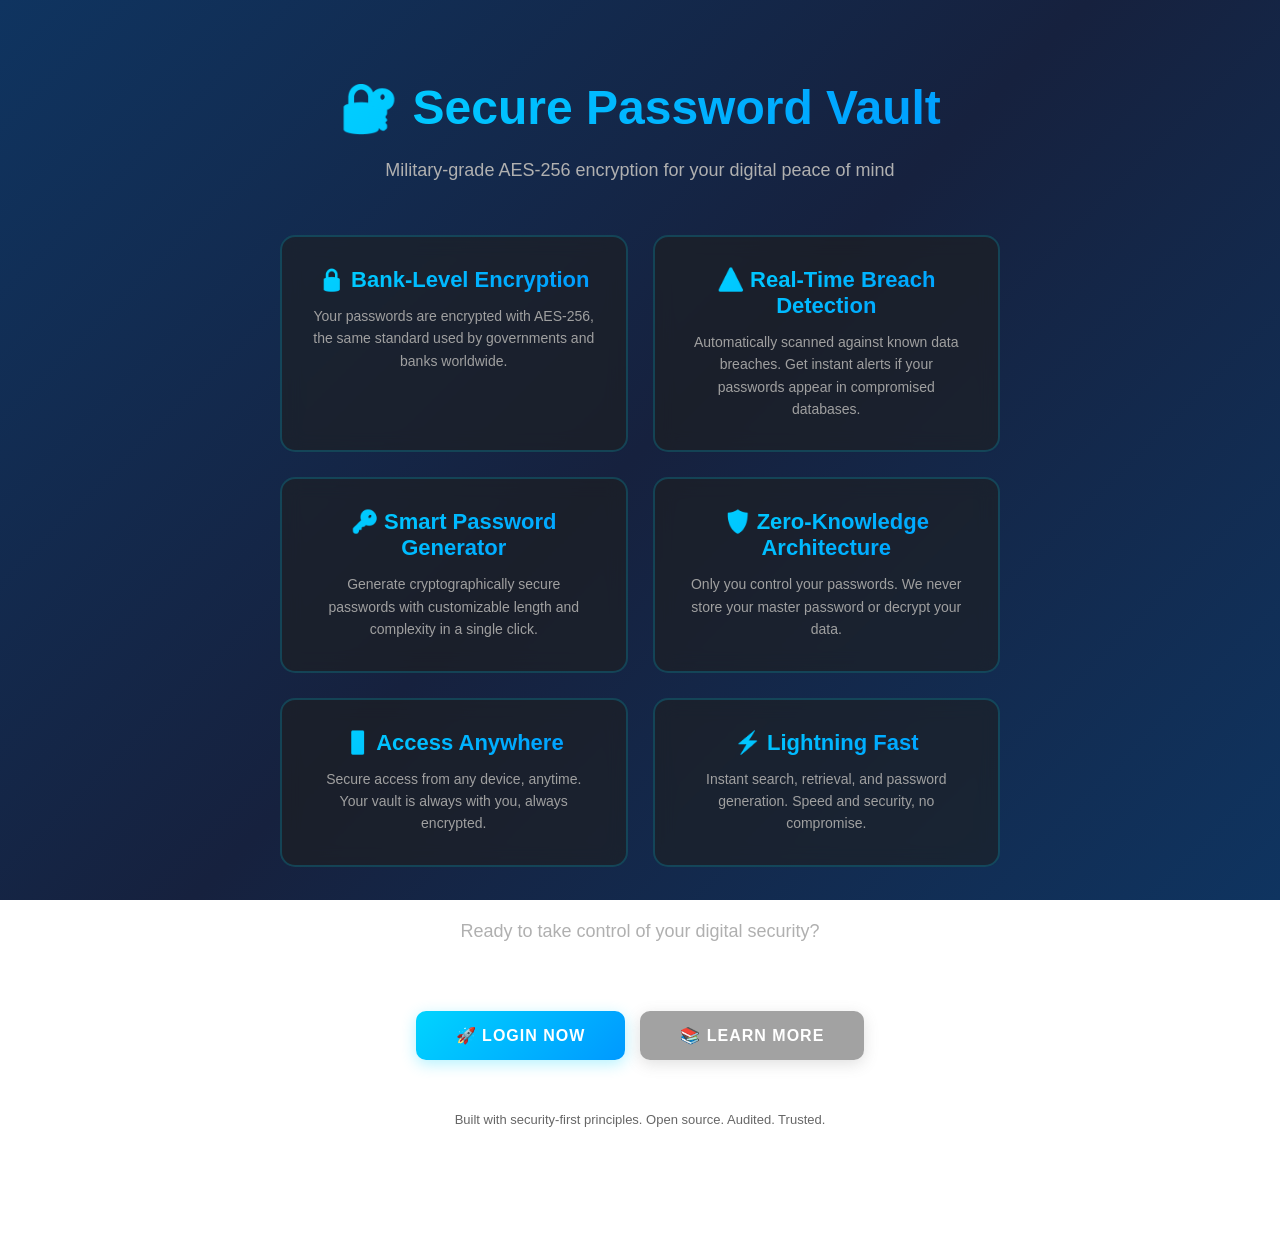
<file: src/main/resources/static/index.html>
<!DOCTYPE html>
<html lang="en">
<head>
    <meta charset="UTF-8">
    <meta name="viewport" content="width=device-width, initial-scale=1.0">
    <title>🔐 Secure Password Vault - Military-Grade Encryption</title>
    <link rel="stylesheet" href="css/style.css">
</head>
<body>
<div class="landing-container">
    <h1>🔐 Secure Password Vault</h1>
    <p>Military-grade AES-256 encryption for your digital peace of mind</p>

    <!-- FIX: Added id="features" so the "Learn More" button can scroll to it -->
    <div id="features" class="features">
        <div class="feature-card">
            <h3>🔒 Bank-Level Encryption</h3>
            <p>Your passwords are encrypted with AES-256, the same standard used by governments and banks worldwide.</p>
        </div>
        <div class="feature-card">
            <h3>⚠️ Real-Time Breach Detection</h3>
            <p>Automatically scanned against known data breaches. Get instant alerts if your passwords appear in compromised databases.</p>
        </div>
        <div class="feature-card">
            <h3>🔑 Smart Password Generator</h3>
            <p>Generate cryptographically secure passwords with customizable length and complexity in a single click.</p>
        </div>
        <div class="feature-card">
            <h3>🛡️ Zero-Knowledge Architecture</h3>
            <p>Only you control your passwords. We never store your master password or decrypt your data.</p>
        </div>
        <div class="feature-card">
            <h3>📱 Access Anywhere</h3>
            <p>Secure access from any device, anytime. Your vault is always with you, always encrypted.</p>
        </div>
        <div class="feature-card">
            <h3>⚡ Lightning Fast</h3>
            <p>Instant search, retrieval, and password generation. Speed and security, no compromise.</p>
        </div>
    </div>

    <p style="margin-top: 50px; font-size: 18px; color: #b0b0b0;">
        Ready to take control of your digital security?
    </p>

    <div class="cta-buttons">
        <button onclick="window.location.href='login.html'"
                style="background: linear-gradient(135deg, #00d4ff, #0099ff);">
            🚀 Login Now
        </button>
        <!-- FIX: "Learn More" was also linking to login.html — now smooth-scrolls to features -->
        <button onclick="document.getElementById('features').scrollIntoView({ behavior: 'smooth' })"
                class="secondary">
            📚 Learn More
        </button>
    </div>

    <p style="margin-top: 50px; color: #666; font-size: 13px;">
        Built with security-first principles. Open source. Audited. Trusted.
    </p>
</div>

<script src="js/api.js"></script>
<script>
    // If already logged in, redirect directly to vault
    document.addEventListener('DOMContentLoaded', function () {
        if (api && api.isLoggedIn()) {
            window.location.href = 'vault.html';
        }
    });
</script>
</body>
</html>
</file>
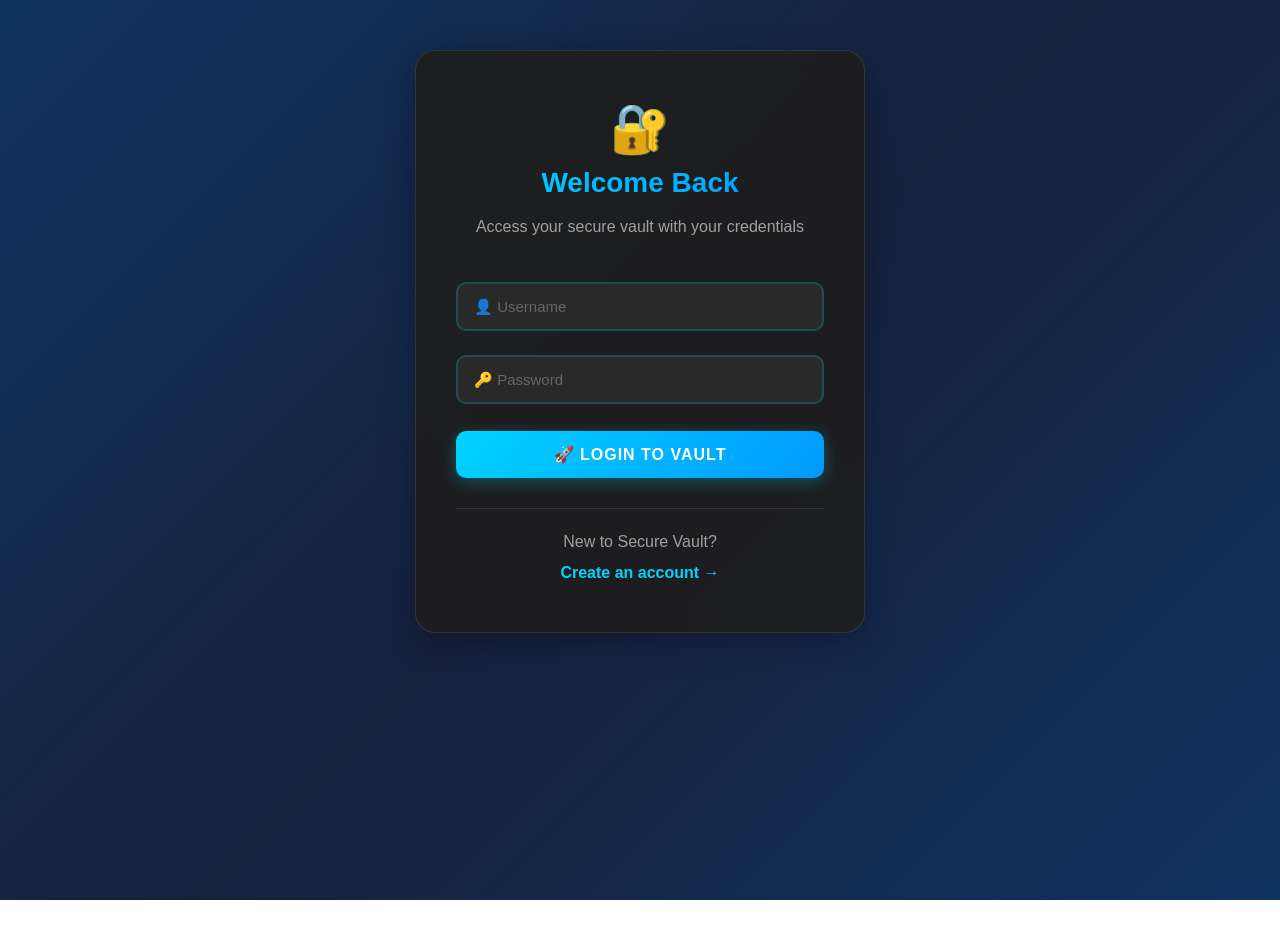
<file: src/main/resources/static/login.html>
<!DOCTYPE html>
<html lang="en">
<head>
    <meta charset="UTF-8">
    <meta name="viewport" content="width=device-width, initial-scale=1.0">
    <title>🔐 Login - Secure Password Vault</title>
    <link rel="stylesheet" href="css/style.css">
</head>
<body>
<div class="container">
    <div style="margin-bottom: 30px;">
        <h1 style="font-size: 48px; margin-bottom: 10px; -webkit-text-fill-color: initial;">🔐</h1>
        <h2>Welcome Back</h2>
        <p>Access your secure vault with your credentials</p>
    </div>

    <!-- FIX: Removed hardcoded error text that could flash before CSS loads -->
    <div id="errorMsg" class="error-msg"></div>

    <input
            type="text"
            id="username"
            placeholder="👤 Username"
            autocomplete="username"
            required
    >

    <input
            type="password"
            id="password"
            placeholder="🔑 Password"
            autocomplete="current-password"
            required
    >

    <!-- FIX: Added id="loginBtn" so auth.js can disable it during login -->
    <button id="loginBtn" onclick="executeLogin()">🚀 Login to Vault</button>

    <div style="margin-top: 30px; border-top: 1px solid rgba(255,255,255,0.1); padding-top: 20px;">
        <p style="color: #a0a0a0; margin-bottom: 10px;">New to Secure Vault?</p>
        <a href="register.html" style="color: #00d4ff; text-decoration: none; font-weight: 600; transition: all 0.3s ease;">
            Create an account →
        </a>
    </div>
</div>

<div id="toast"></div>

<script src="js/api.js"></script>
<script src="js/auth.js"></script>
</body>
</html>
</file>
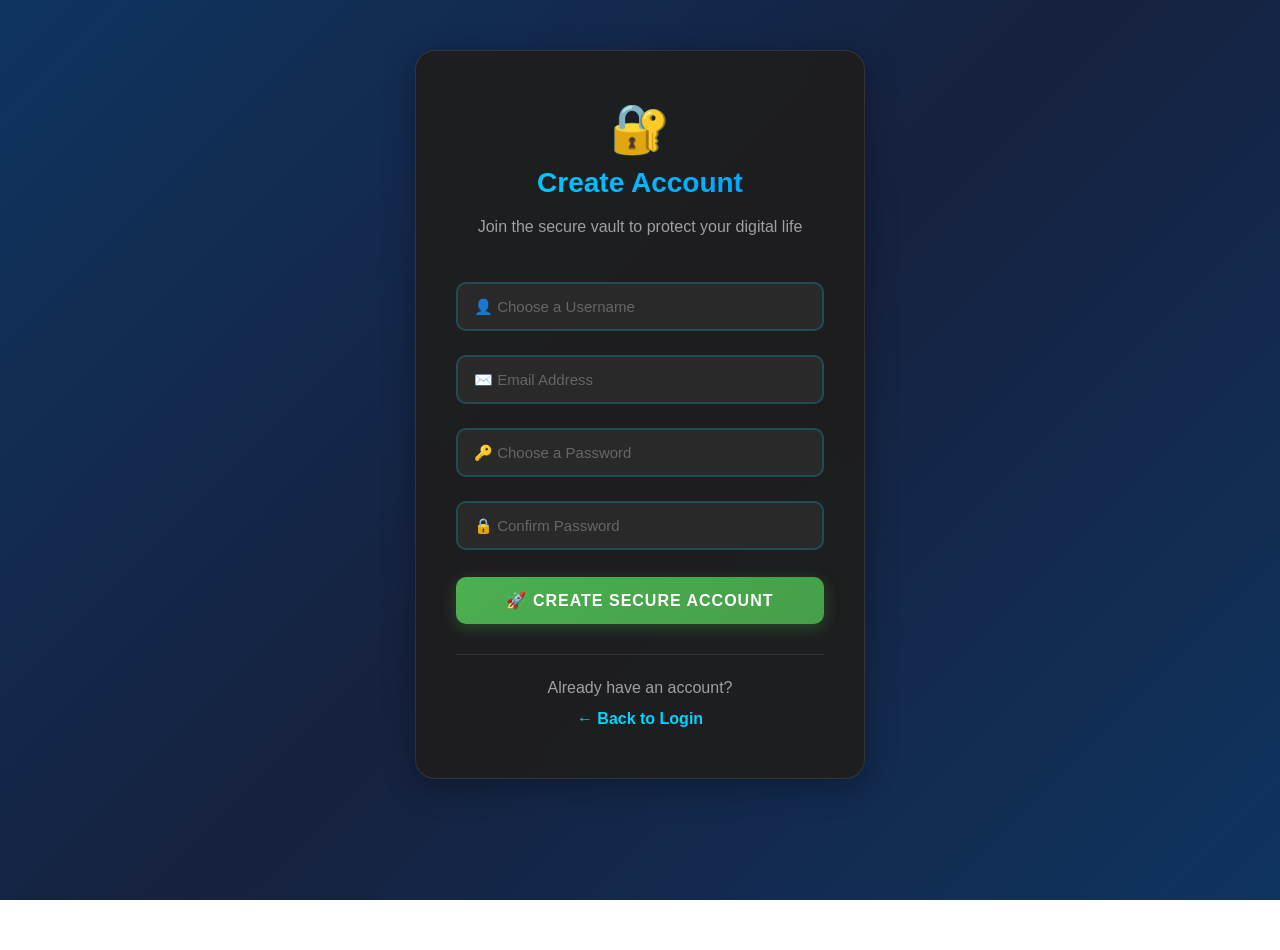
<file: src/main/resources/static/register.html>
<!DOCTYPE html>
<html lang="en">
<head>
    <meta charset="UTF-8">
    <meta name="viewport" content="width=device-width, initial-scale=1.0">
    <title>🔐 Register - Secure Password Vault</title>
    <link rel="stylesheet" href="css/style.css">
</head>
<body>
<div class="container">
    <div style="margin-bottom: 30px;">
        <h1 style="font-size: 48px; margin-bottom: 10px; -webkit-text-fill-color: initial;">🔐</h1>
        <h2>Create Account</h2>
        <p>Join the secure vault to protect your digital life</p>
    </div>

    <div id="errorMsg" class="error-msg"></div>

    <input type="text"     id="regUsername"        placeholder="👤 Choose a Username"    required>
    <input type="email"    id="regEmail"            placeholder="✉️ Email Address"        required>
    <input type="password" id="regPassword"         placeholder="🔑 Choose a Password"    required>
    <!-- FIX: Confirm password field was missing — users couldn't verify their password -->
    <input type="password" id="regConfirmPassword"  placeholder="🔒 Confirm Password"     required>

    <!-- FIX: Added id="registerBtn" so auth.js can disable it during registration -->
    <button id="registerBtn" onclick="executeRegister()" class="success">
        🚀 Create Secure Account
    </button>

    <div style="margin-top: 30px; border-top: 1px solid rgba(255,255,255,0.1); padding-top: 20px;">
        <p style="color: #a0a0a0; margin-bottom: 10px;">Already have an account?</p>
        <a href="login.html" style="color: #00d4ff; text-decoration: none; font-weight: 600; transition: all 0.3s ease;">
            ← Back to Login
        </a>
    </div>
</div>

<div id="toast"></div>

<script src="js/api.js"></script>
<script src="js/auth.js"></script>
</body>
</html>
</file>
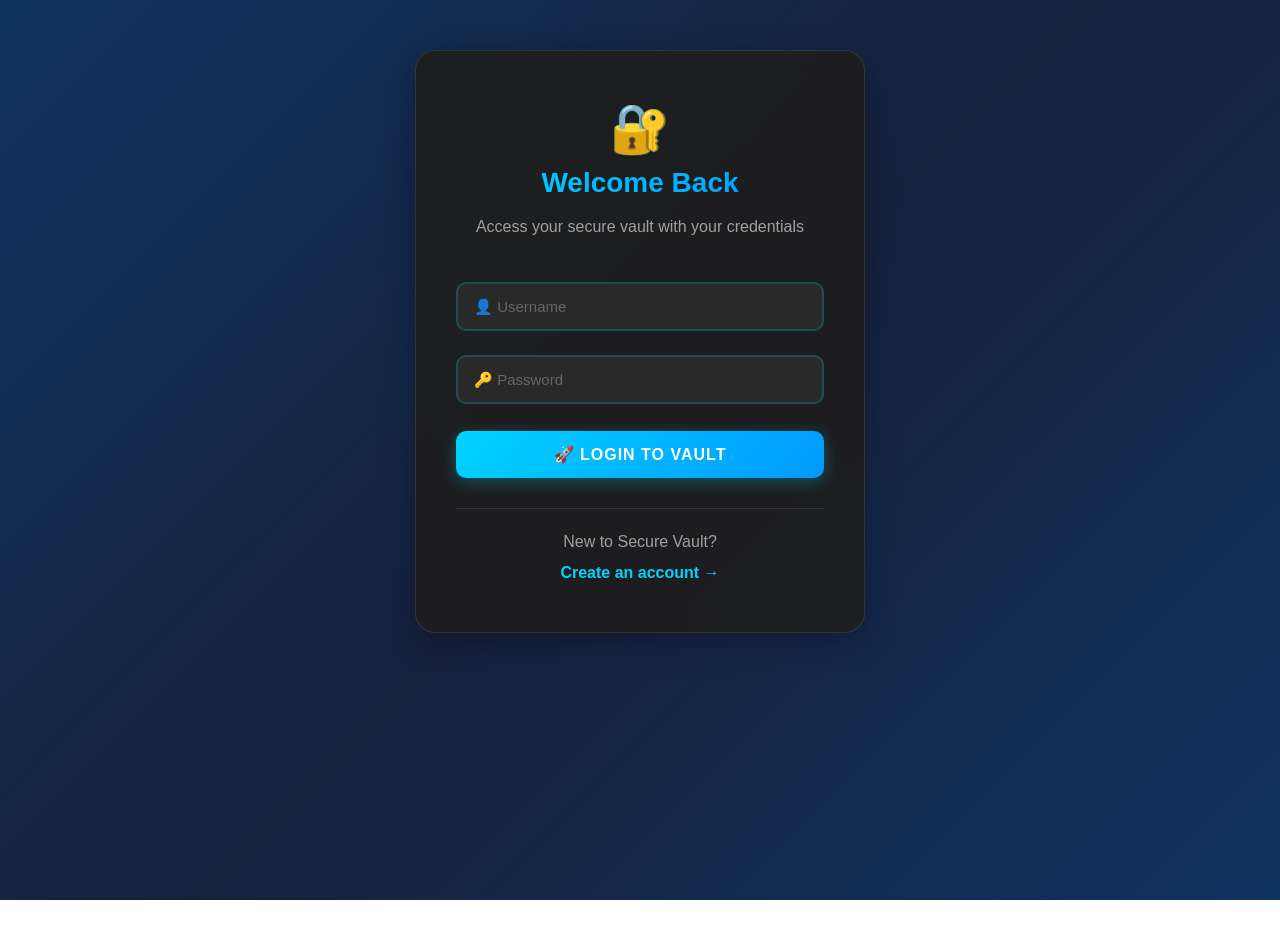
<file: src/main/resources/static/vault.html>
<!DOCTYPE html>
<html lang="en">
<head>
    <meta charset="UTF-8">
    <meta name="viewport" content="width=device-width, initial-scale=1.0">
    <title>🔐 My Vault - Secure Password Vault</title>
    <link rel="stylesheet" href="css/style.css">
    <style>
        /*
         * FIX: The old inline styles OVERRODE the rich CSS from style.css,
         * making password cards look flat (#2d2d2d boxes with no gradient,
         * no hover effect, no breach animation).
         * Only keeping light-mode overrides here which are vault-specific.
         */

        /* ── Light Mode ── */
        body.light-mode {
            background: linear-gradient(135deg, #dce8f5 0%, #c8dff0 50%, #dce8f5 100%);
            color: #2c3e50;
        }
        body.light-mode .container {
            background: rgba(255, 255, 255, 0.96);
            border-color: rgba(0, 153, 204, 0.2);
        }
        body.light-mode .password-card {
            background: linear-gradient(135deg, rgba(240,248,255,0.9), rgba(225,240,255,0.9));
            border-color: rgba(0, 153, 204, 0.25);
        }
        body.light-mode .password-card:hover {
            border-color: rgba(0, 153, 204, 0.55);
        }
        body.light-mode .password-card-header h4 {
            color: #0077aa;
            -webkit-text-fill-color: #0077aa;
        }
        body.light-mode .password-card-details p {
            color: #555;
        }
        body.light-mode .password-card-details p strong {
            color: #333;
        }
        body.light-mode input {
            background: rgba(255, 255, 255, 0.9);
            color: #333;
            border-color: rgba(0, 153, 204, 0.3);
        }
        body.light-mode input::placeholder { color: #999; }
        body.light-mode .add-password-form {
            background: linear-gradient(135deg, rgba(0,153,204,0.06), rgba(0,100,180,0.06));
            border-color: rgba(0, 153, 204, 0.25);
        }
        body.light-mode .count-badge {
            background: rgba(0, 153, 204, 0.15);
            border-color: rgba(0, 153, 204, 0.3);
            color: #0077aa;
        }
        body.light-mode .strength-bar-bg {
            background: rgba(0, 0, 0, 0.1);
        }
        body.light-mode .empty-state p { color: #777; }

        /* ── Theme toggle button ── */
        .theme-toggle-btn {
            background: none !important;
            border: none !important;
            color: #2196F3 !important;
            padding: 0 !important;
            font-size: 13px !important;
            box-shadow: none !important;
            width: auto !important;
            margin: 0 !important;
            text-transform: none !important;
            letter-spacing: 0 !important;
            font-weight: 500 !important;
            cursor: pointer;
        }
        .theme-toggle-btn:hover {
            transform: none !important;
            box-shadow: none !important;
            color: #00d4ff !important;
            background: none !important;
        }
    </style>
</head>
<body class="dark-mode">
<div class="container dashboard">

    <!-- ── Header ── -->
    <div class="header-actions">
        <div>
            <h2 style="margin-bottom: 8px;">🔐 My Password Vault</h2>
            <div style="display: flex; align-items: center; gap: 16px; flex-wrap: wrap;">
                <!-- FIX: Added passwordCount badge — vault.js updates this on every load -->
                <span id="passwordCount" class="count-badge">Loading...</span>
                <button id="themeBtn" onclick="toggleTheme()" class="theme-toggle-btn">☀️ Light Mode</button>
            </div>
        </div>
        <button onclick="logout()" class="danger" style="width:auto; padding:10px 20px; margin:0;">
            🚪 Logout
        </button>
    </div>

    <!-- ── Search & Action Bar ── -->
    <div class="action-row">
        <input type="text" id="searchInput" placeholder="🔍 Search platforms...">
        <button onclick="loadPasswords()">Search</button>
        <button onclick="exportToCSV()" class="success">📤 Export</button>
        <!-- FIX: Added id="scanBtn" so vault.js can disable it during the scan -->
        <button id="scanBtn" onclick="scanBreaches()" class="warning">🛡️ Scan Breaches</button>
    </div>

    <!-- ── Add / Edit Form ── -->
    <!--
        FIX: Replaced the old div (class="add-form-bg" with raw inline styles) with
        class="add-password-form" which uses the polished CSS already in style.css.
    -->
    <div class="add-password-form">
        <!-- FIX: Added id="formTitle" so vault.js can change it to "✏️ Edit Password" -->
        <h3 id="formTitle">➕ Add Password</h3>

        <input type="text" id="newPlatform" placeholder="🌐 Platform  (e.g. Netflix, Gmail)">
        <input type="text" id="newUsername" placeholder="👤 Username / Email">

        <div class="password-input-group">
            <input type="text" id="newPassword" placeholder="🔑 Enter or generate a password">
            <button onclick="generateRandom()">🎲 Generate</button>
        </div>

        <!-- ── Password Strength Meter ── -->
        <div class="strength-wrapper">
            <div class="strength-bar-bg">
                <div id="strengthBar" class="strength-bar"></div>
            </div>
            <span id="strengthText" class="strength-text"></span>
        </div>

        <div style="display:flex; gap:10px; margin-top:5px;">
            <button id="saveBtn" onclick="saveNewPassword()" style="flex:1; margin:0;">
                💾 Save to Vault
            </button>
            <!--
                FIX: Added Cancel button — once in edit mode users were completely
                stuck with no way to go back to add mode.
            -->
            <button id="cancelEditBtn" onclick="cancelEdit()"
                    class="secondary" style="display:none; width:auto; padding:14px 25px; margin:0;">
                ✖ Cancel
            </button>
        </div>
    </div>

    <!-- ── Vault List ── -->
    <div id="vaultList">
        <div class="empty-state">
            <div class="empty-state-icon" style="font-size:40px; opacity:.6;">⏳</div>
            <p>Loading your vault...</p>
        </div>
    </div>

</div><!-- /.container.dashboard -->

<div id="toast"></div>
<script src="js/api.js"></script>
<script src="js/vault.js"></script>
</body>
</html>
</file>
<file: src/main/resources/static/css/style.css>
/* ============================================
   SECURE PASSWORD VAULT - MODERN UI DESIGN
   ============================================ */

* {
    margin: 0;
    padding: 0;
    box-sizing: border-box;
}

body {
    font-family: 'Segoe UI', 'Roboto', 'Oxygen', 'Ubuntu', sans-serif;
    background: linear-gradient(135deg, #0f3460 0%, #16213e 50%, #0f3460 100%);
    color: #e0e0e0;
    min-height: 100vh;
    background-attachment: fixed;
    overflow-x: hidden;
}

/* ============ CONTAINER ============ */

.container {
    background: rgba(30, 30, 30, 0.95);
    backdrop-filter: blur(10px);
    border: 1px solid rgba(255, 255, 255, 0.1);
    padding: 50px 40px;
    border-radius: 20px;
    box-shadow: 0 8px 32px rgba(0, 0, 0, 0.3);
    text-align: center;
    max-width: 450px;
    margin: 50px auto;
    animation: slideUp 0.6s ease-out;
}

@keyframes slideUp {
    from { opacity: 0; transform: translateY(30px); }
    to   { opacity: 1; transform: translateY(0); }
}

/* ============ TYPOGRAPHY ============ */

h1, h2, h3 {
    background: linear-gradient(135deg, #00d4ff, #0099ff);
    -webkit-background-clip: text;
    -webkit-text-fill-color: transparent;
    background-clip: text;
    margin-bottom: 15px;
    font-weight: 600;
}
h1 { font-size: 32px; }
h2 { font-size: 28px; }
h3 { font-size: 18px; }

p {
    color: #a0a0a0;
    line-height: 1.6;
    margin-bottom: 20px;
}

/* ============ INPUTS ============ */

input {
    width: 100%;
    padding: 14px 16px;
    margin: 12px 0;
    background: rgba(45, 45, 45, 0.8);
    border: 2px solid rgba(0, 212, 255, 0.2);
    color: #e0e0e0;
    border-radius: 10px;
    font-size: 15px;
    transition: all 0.3s ease;
    box-sizing: border-box;
}
input:focus {
    outline: none;
    background: rgba(45, 45, 45, 1);
    border-color: #00d4ff;
    box-shadow: 0 0 15px rgba(0, 212, 255, 0.3);
}
input::placeholder { color: #666; }

/* ============ BUTTONS ============ */

button {
    width: 100%;
    padding: 14px 20px;
    margin-top: 15px;
    background: linear-gradient(135deg, #00d4ff, #0099ff);
    color: white;
    border: none;
    border-radius: 10px;
    font-size: 16px;
    font-weight: 600;
    cursor: pointer;
    transition: all 0.3s ease;
    box-shadow: 0 4px 15px rgba(0, 212, 255, 0.3);
    text-transform: uppercase;
    letter-spacing: 1px;
}
button:hover {
    transform: translateY(-3px);
    box-shadow: 0 6px 20px rgba(0, 212, 255, 0.5);
    background: linear-gradient(135deg, #00e5ff, #00bbff);
}
button:active  { transform: translateY(-1px); }
button:disabled { opacity: 0.6; cursor: not-allowed; transform: none; }

button.secondary {
    background: rgba(100, 100, 100, 0.6);
    box-shadow: 0 4px 15px rgba(100, 100, 100, 0.2);
}
button.secondary:hover {
    background: rgba(120, 120, 120, 0.8);
    box-shadow: 0 6px 20px rgba(100, 100, 100, 0.3);
}
button.danger {
    background: linear-gradient(135deg, #ff5252, #ff1744);
    box-shadow: 0 4px 15px rgba(255, 82, 82, 0.3);
}
button.danger:hover  { box-shadow: 0 6px 20px rgba(255, 82, 82, 0.5); }

button.warning {
    background: linear-gradient(135deg, #ff9800, #ff6f00);
    box-shadow: 0 4px 15px rgba(255, 152, 0, 0.3);
}
button.warning:hover { box-shadow: 0 6px 20px rgba(255, 152, 0, 0.5); }

button.success {
    background: linear-gradient(135deg, #4CAF50, #45a049);
    box-shadow: 0 4px 15px rgba(76, 175, 80, 0.3);
}
button.success:hover { box-shadow: 0 6px 20px rgba(76, 175, 80, 0.5); }

button.small {
    width: auto;
    padding: 10px 18px;
    margin: 0;
    font-size: 13px;
    letter-spacing: 0.5px;
}

/* ============ ERROR MESSAGES ============ */

.error-msg {
    color: #ff5252;
    background: rgba(255, 82, 82, 0.1);
    border-left: 4px solid #ff5252;
    padding: 12px 15px;
    border-radius: 8px;
    margin-bottom: 20px;
    display: none;           /* hidden by default — never shows stale text */
    font-size: 14px;
    text-align: left;
    animation: shake 0.5s ease;
}
.error-msg.show { display: block; }

@keyframes shake {
    0%, 100% { transform: translateX(0); }
    25%       { transform: translateX(-5px); }
    75%       { transform: translateX(5px); }
}

/* ============ TOAST NOTIFICATIONS ============ */

#toast {
    visibility: hidden;
    min-width: 300px;
    background: rgba(50, 50, 50, 0.95);
    backdrop-filter: blur(10px);
    color: #fff;
    text-align: center;
    border-radius: 10px;
    padding: 16px 20px;
    position: fixed;
    z-index: 1000;
    left: 50%;
    bottom: 30px;
    transform: translateX(-50%);
    font-size: 15px;
    font-weight: 500;
    box-shadow: 0 8px 25px rgba(0, 0, 0, 0.4);
    border-left: 5px solid #666;
    opacity: 0;
    transition: opacity 0.3s ease, bottom 0.3s ease;
}
#toast.show {
    visibility: visible;
    opacity: 1;
    bottom: 50px;
    animation: slideInToast 0.4s ease-out;
}
#toast.success { background: rgba(76, 175, 80, 0.95);  border-left-color: #4CAF50; }
#toast.error   { background: rgba(255, 82, 82, 0.95);  border-left-color: #ff5252; }
#toast.warning { background: rgba(255, 152, 0, 0.95);  border-left-color: #ff9800; }

@keyframes slideInToast {
    from { opacity: 0; transform: translateX(-50%) translateY(20px); }
    to   { opacity: 1; transform: translateX(-50%) translateY(0); }
}

/* ============ DASHBOARD ============ */

.dashboard {
    max-width: 900px !important;
    margin: 30px auto !important;
    padding: 35px !important;
    text-align: left;
}

.header-actions {
    display: flex;
    justify-content: space-between;
    align-items: center;
    margin-bottom: 30px;
    padding-bottom: 20px;
    border-bottom: 2px solid rgba(0, 212, 255, 0.2);
}
.header-actions h2 { margin: 0; font-size: 28px; }

.action-row {
    display: flex;
    gap: 10px;
    margin-bottom: 25px;
    flex-wrap: wrap;
}
.action-row input {
    flex-grow: 1;
    margin: 0;
    min-width: 200px;
}
.action-row button {
    margin: 0;
    width: auto;
    padding: 14px 20px;
}

/* ============ PASSWORD COUNT BADGE ============ */

.count-badge {
    display: inline-block;
    background: rgba(0, 212, 255, 0.12);
    border: 1px solid rgba(0, 212, 255, 0.3);
    color: #00d4ff;
    padding: 4px 14px;
    border-radius: 20px;
    font-size: 12px;
    font-weight: 600;
    letter-spacing: 0.5px;
}

/* ============ ADD PASSWORD FORM ============ */

.add-password-form {
    background: linear-gradient(135deg, rgba(0, 212, 255, 0.05), rgba(0, 153, 255, 0.05));
    border: 2px solid rgba(0, 212, 255, 0.2);
    padding: 25px;
    border-radius: 15px;
    margin-bottom: 30px;
    backdrop-filter: blur(5px);
    animation: fadeIn 0.5s ease-out;
}

.add-password-form h3 {
    margin-top: 0;
    margin-bottom: 18px;
    color: #4CAF50;
    -webkit-text-fill-color: #4CAF50;
    background: none;
    font-size: 17px;
}

@keyframes fadeIn {
    from { opacity: 0; }
    to   { opacity: 1; }
}

.password-input-group {
    display: flex;
    gap: 10px;
    align-items: center;
}
.password-input-group input {
    flex-grow: 1;
    margin: 12px 0;
}
.password-input-group button {
    width: auto;
    padding: 14px 20px;
    margin: 0;
    background: linear-gradient(135deg, #2196F3, #1565C0);
    box-shadow: 0 4px 15px rgba(33, 150, 243, 0.3);
    flex-shrink: 0;
}
.password-input-group button:hover {
    box-shadow: 0 6px 20px rgba(33, 150, 243, 0.5);
}

/* ============ PASSWORD STRENGTH METER ============ */

.strength-wrapper {
    margin: 2px 0 14px;
}
.strength-bar-bg {
    height: 5px;
    background: rgba(255, 255, 255, 0.08);
    border-radius: 3px;
    overflow: hidden;
    margin-bottom: 6px;
}
.strength-bar {
    height: 100%;
    width: 0%;
    border-radius: 3px;
    transition: width 0.35s ease, background 0.35s ease;
}
.strength-text {
    font-size: 12px;
    font-weight: 600;
    min-height: 18px;
    display: block;
    transition: color 0.35s ease;
    letter-spacing: 0.3px;
}

/* ============ PASSWORD CARDS ============ */

.password-card {
    background: linear-gradient(135deg, rgba(45, 45, 45, 0.8), rgba(35, 35, 35, 0.8));
    border: 1px solid rgba(0, 212, 255, 0.2);
    padding: 20px;
    margin-bottom: 15px;
    border-radius: 12px;
    text-align: left;
    transition: all 0.3s ease;
    backdrop-filter: blur(5px);
    animation: cardEnter 0.4s ease-out;
}
.password-card:hover {
    border-color: rgba(0, 212, 255, 0.5);
    box-shadow: 0 6px 20px rgba(0, 212, 255, 0.15);
    transform: translateY(-3px);
}
.password-card.breached {
    border-color: #ff5252;
    background: linear-gradient(135deg, rgba(255, 82, 82, 0.1), rgba(255, 24, 24, 0.08));
}
.password-card.breached:hover {
    border-color: #ff1744;
    box-shadow: 0 6px 20px rgba(255, 82, 82, 0.25);
}

@keyframes cardEnter {
    from { opacity: 0; transform: translateY(10px); }
    to   { opacity: 1; transform: translateY(0); }
}

.password-card-header {
    display: flex;
    justify-content: space-between;
    align-items: flex-start;
    margin-bottom: 12px;
    gap: 10px;
}
.password-card-header h4 {
    margin: 0 0 4px 0;
    color: #00d4ff;
    background: none;
    -webkit-text-fill-color: #00d4ff;
    font-size: 17px;
    font-weight: 600;
}

.password-card-details p {
    margin: 8px 0;
    color: #a0a0a0;
    font-size: 14px;
    display: flex;
    align-items: center;
    gap: 4px;
    flex-wrap: wrap;
}
.password-card-details p strong {
    color: #e0e0e0;
    margin-right: 8px;
    min-width: 78px;
}

.breach-warning {
    color: #ff5252;
    background: rgba(255, 82, 82, 0.15);
    padding: 6px 10px;
    border-radius: 6px;
    font-weight: 600;
    display: inline-block;
    margin-top: 6px;
    font-size: 12px;
    letter-spacing: 0.3px;
    animation: pulse 2s infinite;
}
@keyframes pulse {
    0%, 100% { opacity: 1; }
    50%       { opacity: 0.65; }
}

.password-card-actions {
    display: flex;
    gap: 8px;
    margin-top: 14px;
    flex-wrap: wrap;
}
.password-card-actions button {
    flex: 1;
    min-width: 80px;
    padding: 9px 12px;
    margin: 0;
    font-size: 13px;
}

.toggle-password-btn {
    background: none !important;
    border: none !important;
    color: #2196F3 !important;
    cursor: pointer;
    padding: 0 4px !important;
    margin: 0 3px !important;
    font-size: 15px !important;
    box-shadow: none !important;
    width: auto !important;
    transition: transform 0.2s ease !important;
}
.toggle-password-btn:hover {
    transform: scale(1.25) !important;
    box-shadow: none !important;
    background: none !important;
}

.password-text {
    font-family: 'Courier New', monospace;
    color: #4CAF50;
    letter-spacing: 1px;
    word-break: break-all;
}

/* ============ EMPTY STATE ============ */

.empty-state {
    text-align: center;
    padding: 60px 20px;
    color: #a0a0a0;
}
.empty-state-icon {
    font-size: 64px;
    margin-bottom: 20px;
    opacity: 0.5;
    display: block;
}
.empty-state p { color: #a0a0a0; font-size: 16px; }

/* ============ LANDING PAGE ============ */

.landing-container {
    text-align: center;
    padding: 80px 40px;
    max-width: 800px;
    margin: 0 auto;
}
.landing-container h1 {
    font-size: 48px;
    margin-bottom: 20px;
    animation: slideUp 0.8s ease-out;
}
.landing-container > p {
    font-size: 18px;
    margin-bottom: 30px;
    color: #b0b0b0;
}

.features {
    display: grid;
    grid-template-columns: repeat(auto-fit, minmax(240px, 1fr));
    gap: 25px;
    margin: 50px 0;
}
.feature-card {
    background: rgba(30, 30, 30, 0.6);
    border: 2px solid rgba(0, 212, 255, 0.2);
    padding: 30px;
    border-radius: 15px;
    backdrop-filter: blur(10px);
    transition: all 0.3s ease;
    animation: slideUp 0.8s ease-out;
}
.feature-card:nth-child(2) { animation-delay: 0.1s; }
.feature-card:nth-child(3) { animation-delay: 0.2s; }
.feature-card:hover {
    border-color: #00d4ff;
    box-shadow: 0 8px 25px rgba(0, 212, 255, 0.2);
    transform: translateY(-5px);
}
.feature-card h3 { font-size: 22px; margin-bottom: 12px; }
.feature-card p  { color: #a0a0a0; font-size: 14px; margin: 0; }

.cta-buttons {
    display: flex;
    gap: 15px;
    justify-content: center;
    margin-top: 50px;
    flex-wrap: wrap;
}
.cta-buttons button {
    width: auto;
    padding: 15px 40px;
    font-size: 16px;
}

/* ============ RESPONSIVE ============ */

@media (max-width: 600px) {
    .container {
        margin: 20px;
        padding: 30px 20px;
        max-width: 100%;
    }
    h1 { font-size: 24px; }
    h2 { font-size: 20px; }

    .header-actions {
        flex-direction: column;
        align-items: flex-start;
        gap: 12px;
    }
    .header-actions button { width: 100%; }

    .action-row       { flex-direction: column; }
    .action-row input { width: 100%; }
    .action-row button { width: 100%; }

    .password-card-header  { flex-direction: column; }
    .password-card-actions { flex-direction: column; }
    .password-card-actions button { width: 100%; }

    .features { grid-template-columns: 1fr; }

    .landing-container { padding: 40px 20px; }
    .landing-container h1 { font-size: 32px; }

    .cta-buttons { flex-direction: column; }
    .cta-buttons button { width: 100%; }
}

@media (max-width: 900px) {
    .dashboard { max-width: 100% !important; }
}

/* ============ UTILITIES ============ */

.text-center { text-align: center; }
.text-left   { text-align: left; }
.mt-20       { margin-top: 20px; }
.mb-20       { margin-bottom: 20px; }
.hidden      { display: none; }
.visible     { display: block; }
</file>
